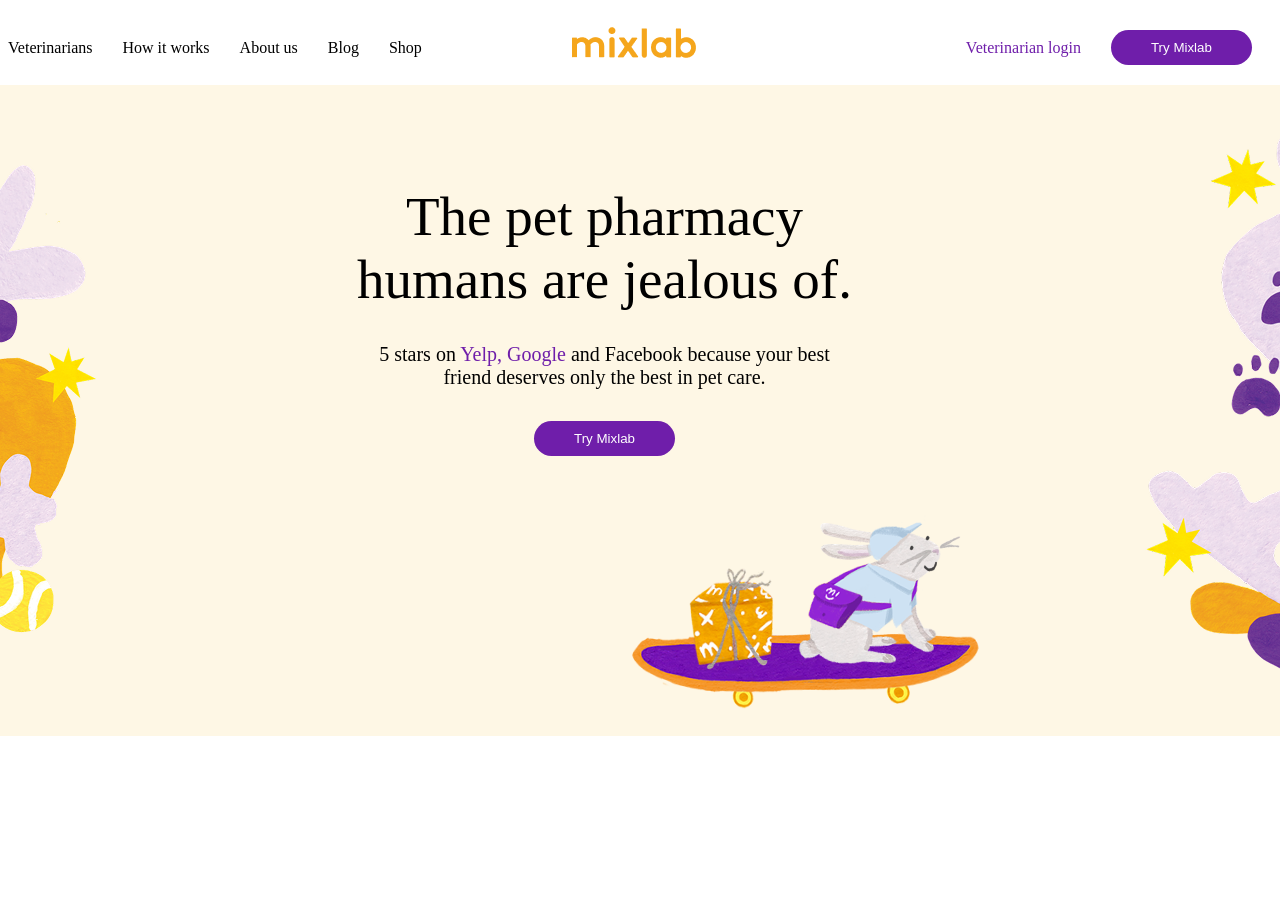
<file: asad.html>
<!DOCTYPE html>
<html lang="en">

<head>
    <meta charset="UTF-8">
    <meta name="viewport" content="width=device-width, initial-scale=1.0">
    <title>header</title>
    <link rel="stylesheet" href="./asadbek.css">
</head>

<body>
    <header class="header">
        <div class="asadbekdiv">
            <ul class="asadbekdiv">
                <li>Veterinarians</li>
                <li>How it works</li>
                <li>About us</li>
                <li>Blog</li>
                <li>Shop</li>
            </ul>
        </div>
        <div>
           <img src="assets/asadbek3.png" alt="img" loading="lazy">
        </div>
        <div class="asadbekdiv1">
            <p class="asadbekp">Veterinarian login</p>
            <button class="asadbekbutton">Try Mixlab</button>
        </div>
    </header>
    <section class="asadbeksection">
         

        <div class="asadbekdiv4">
            <img src="assets/asadbek1.png" alt="img" loading="lazy">
            
           <div class="asadbeprivet">
             <p class="asadbekh1">The pet pharmacy humans are jealous of.</p>
            <p class="asadbekp1">5 stars on <span class="asadbekspan">Yelp, Google</span> and <span
                    class="span">Facebook</span> because
                your best friend deserves only the best in pet care. </p>
            <button class="asadbekbutton1">Try Mixlab</button><div  class="asadbekimg">
                <img src="./assets/asadbek.png" alt="">
            </div>
           </div>
         <img src="assets/asadbek2.png" alt="img" loading="lazy">
        </div>
    
    </section>
</body>

</html>
</file>
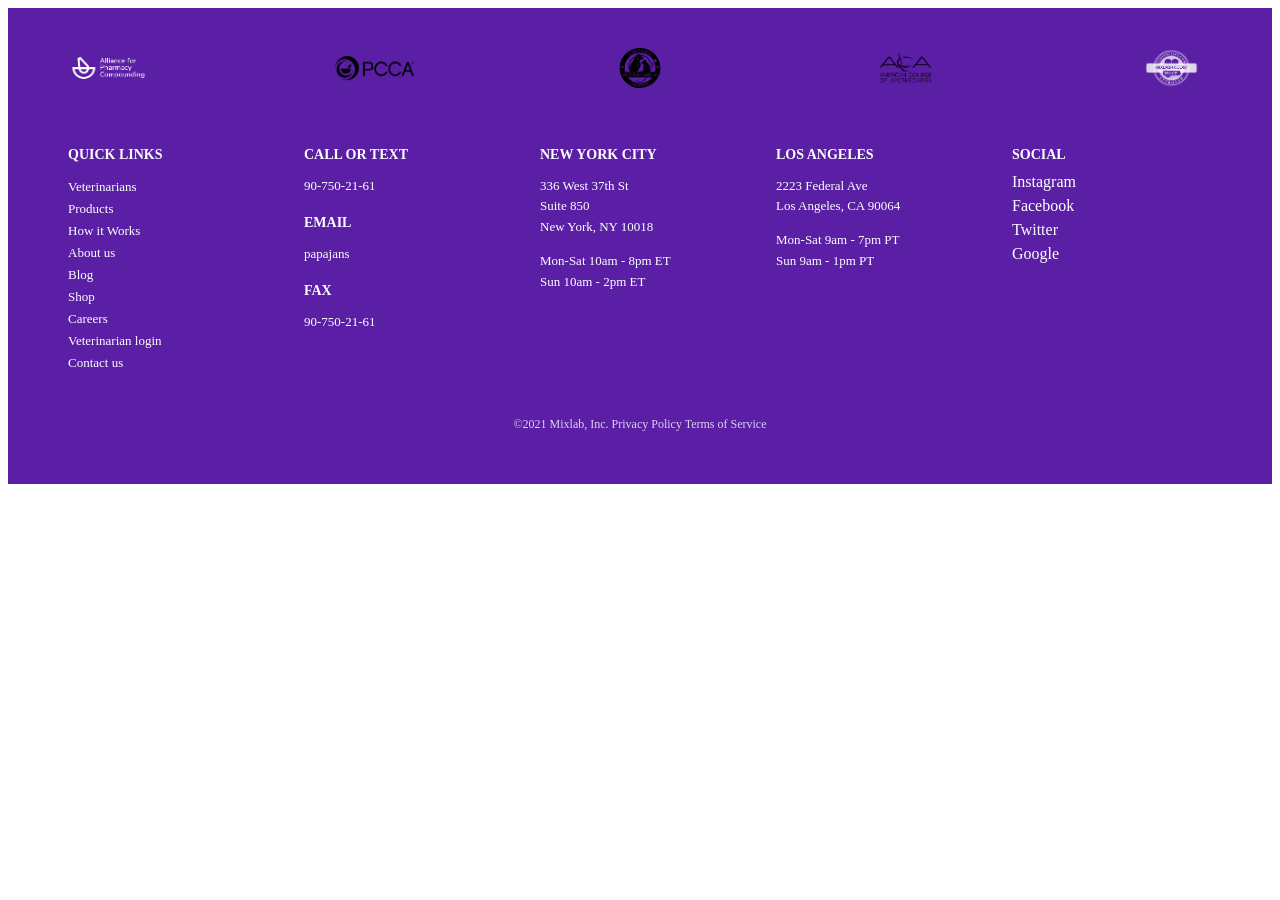
<file: obidhon.html>
<!DOCTYPE html>
<html lang="en">
<head>
<meta charset="UTF-8">
<title>Footer</title>
<link rel="stylesheet" href="stayle.css">
</head>
<body>

<footer class="footer">

<div class="logos">
<img src="./Rectangle (1).png">
<img src="./Frame (5).png">
<img src="./Frame (6).png">
<img src="./Frame (7).png">
<img src="./Frame (8).png">
</div>

<div class="footer-container">

<div class="footer-col">
<h4>QUICK LINKS</h4>
<ul>
<li>Veterinarians</li>
<li>Products</li>
<li>How it Works</li>
<li>About us</li>
<li>Blog</li>
<li>Shop</li>
<li>Careers</li>
<li>Veterinarian login</li>
<li>Contact us</li>
</ul>
</div>

<div class="footer-col">
<h4>CALL OR TEXT</h4>
<p>90-750-21-61</p>

<h4>EMAIL</h4>
<p>papajans</p>

<h4>FAX</h4>
<p>90-750-21-61</p>
</div>

<div class="footer-col">
<h4>NEW YORK CITY</h4>
<p>336 West 37th St<br>
Suite 850<br>
New York, NY 10018</p>

<p>Mon-Sat 10am - 8pm ET<br>
Sun 10am - 2pm ET</p>
</div>

<div class="footer-col">
<h4>LOS ANGELES</h4>
<p>2223 Federal Ave<br>
Los Angeles, CA 90064</p>

<p>Mon-Sat 9am - 7pm PT<br>
Sun 9am - 1pm PT</p>
</div>

<div class="footer-col">
<h4>SOCIAL</h4>
<div class="social">
<span>Instagram</span>
<span>Facebook</span>
<span>Twitter</span>
<span>Google</span>
</div>
</div>

</div>

<div class="footer-bottom">
<p>©2021 Mixlab, Inc. Privacy Policy Terms of Service</p>
</div>

</footer>

</body>
</html>
</file>
<file: asadbek.css>
*{
    margin: 0%;
    padding: 0%;
    box-sizing: border-box;
}
.header{
    display: flex;
    justify-content:center;
    align-items: center;
    gap: 50px;
    padding-top: 10px;
   
}
.asadbekdiv{
    padding: 10px 0;
    margin-right: 50px;
}
.asadbekdiv{
    display: flex;
    gap: 30px;
    list-style: none;
}

.asadbekh3{
    padding:20px;
    color: #F5A61C;
    font-size: 2rem;
}
.asadbekp{
    color:#6F1EAA;
}
.asadbekbutton{
    background-color:#6F1EAA;
    color: white;
    border-radius: 20px;
   padding:10px 40px ;
    list-style: none;
    border: none;
  
}

.asadbekdiv1{
    display: flex;
    align-items: center;
    margin-left: 200px;
    gap: 30px;
    padding: 20px;
}

.asadbekh1{
    width:350px;
     font-size: 55px;
    width: 565px;
    padding-top: 100px;
}
.asadbekspan{
    color: #6F1EAA;
}
.asadbekp1{
    text-align: center;
    padding-top: 32px;
    width: 490px;
    font-size: 20px;
}
.asadbek{
   text-align: center;
}
.asadbekdiv4{
    display: flex;
    justify-content: space-between;
    
    align-items: center;
    
   
}
.asadbeprivet{
    display: flex;
    justify-content: center;
    align-items: center;
    text-align: center;
    flex-direction: column;
}
.asadbeksection{
    width: 100%;
    height: 651px;
     background-color: #FEF7E5;
}
.asadbekbutton1{
     background-color:#6F1EAA;
    color: white;
    border-radius: 20px;
   padding: 10px 40px;
    margin-top: 32px;
    border: none;
}
.asadbekimg{
   display: flex;
   justify-content: center;
   margin-left:400px;
}
</file>
<file: stayle.css>
.footer{
background:#5b1fa6;
color:white;
padding:40px 60px;
}

.logos{
display:flex;
justify-content:space-between;
margin-bottom:40px;
}

.logos img{
height:40px;
}

.footer-container{
display:flex;
justify-content:space-between;
flex-wrap:wrap;
}

.footer-col{
width:200px;
}

.footer-col h4{
font-size:14px;
margin-bottom:10px;
}

.footer-col ul{
list-style:none;
padding:0;
}

.footer-col ul li{
margin-bottom:6px;
font-size:13px;
}

.footer-col p{
font-size:13px;
line-height:1.6;
}

.social span{
display:block;
margin-bottom:6px;
}

.footer-bottom{
text-align:center;
margin-top:30px;
font-size:12px;
opacity:0.8;}
</file>
